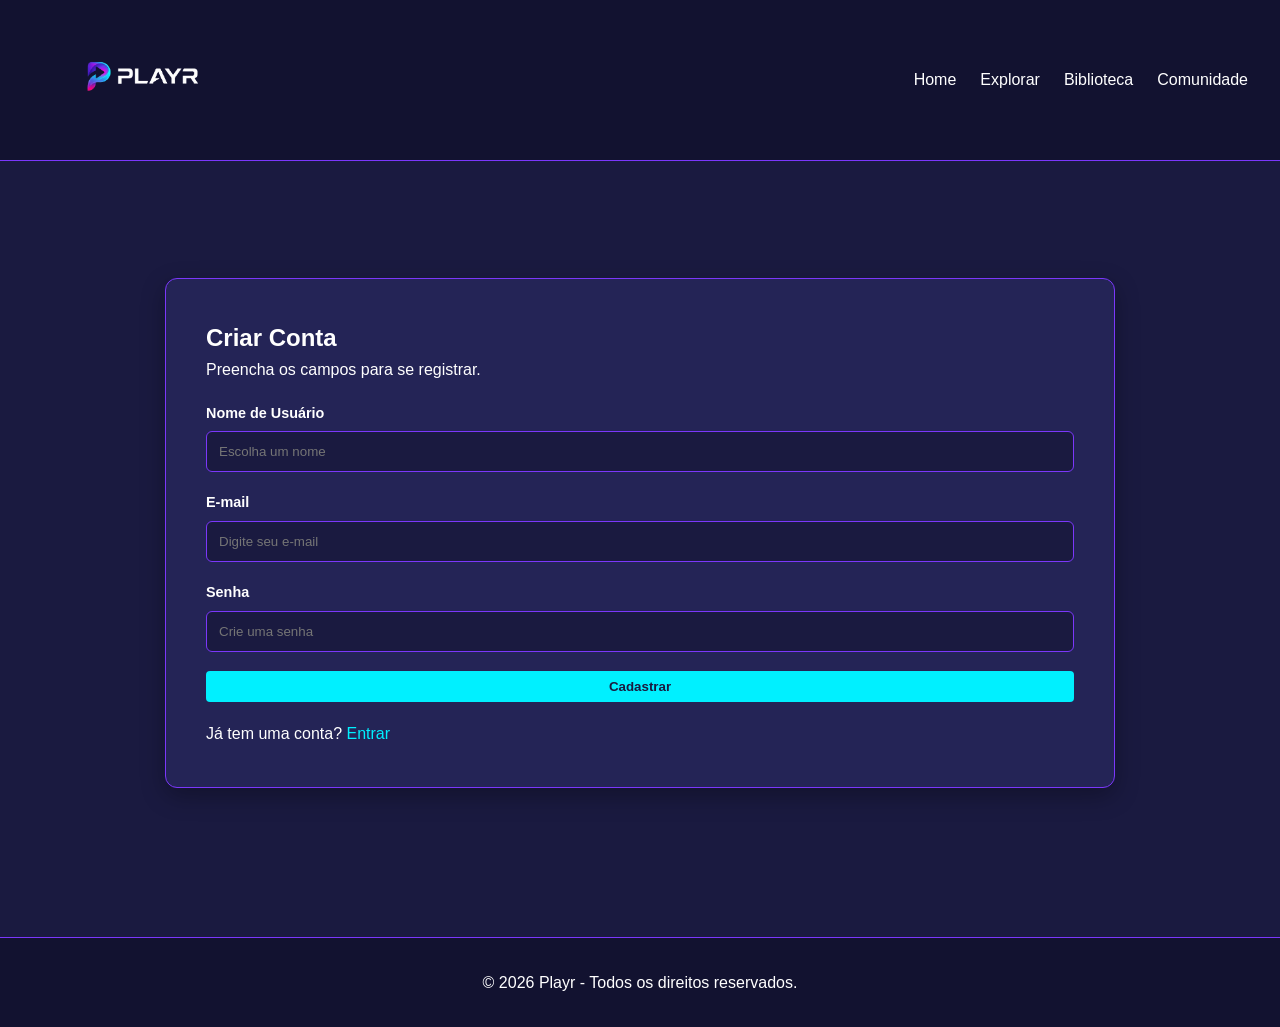
<file: cadastro.html>
<!DOCTYPE html>
<html lang="en">
<head>
    <meta charset="UTF-8">
    <meta name="viewport" content="width=device-width, initial-scale=1.0">
    <title>cadastro</title>
    <link rel="stylesheet" href="cadastro.css">
</head>
<body>
    <header>
        <nav>
            <a href="index.html">
                <img src="logo.png" alt="Playr Logo" class="logo-img">
            </a>
            <ul>
                <li><a href="index.html">Home</a></li>
                <li><a href="#">Explorar</a></li>
                <li><a href="#">Biblioteca</a></li>
                <li><a href="#">Comunidade</a></li>
            </ul>
        </nav>
    </header>

    <main class="auth-container">
        <div class="auth-card">
            <form class="auth-left" action="index.html">
                <div>
                    <h2>Criar Conta</h2>
                    <p>Preencha os campos para se registrar.</p>
                </div>
                
                <div class="input-group">
                    <label for="name">Nome de Usuário</label>
                    <input type="text" id="name" placeholder="Escolha um nome" required>
                </div>

                <div class="input-group">
                    <label for="email">E-mail</label>
                    <input type="email" id="email" placeholder="Digite seu e-mail" required>
                </div>

                <div class="input-group">
                    <label for="password">Senha</label>
                    <input type="password" id="password" placeholder="Crie uma senha" required>
                </div>

                <button type="submit">Cadastrar</button>

                <p>
                    Já tem uma conta? <a href="perfil.html" class="auth-link">Entrar</a>
                </p>
            </form>
        </div>
    </main>

    <footer>
        <p>&copy; 2026 Playr - Todos os direitos reservados.</p>
    </footer>
</body>
</html>
</file>
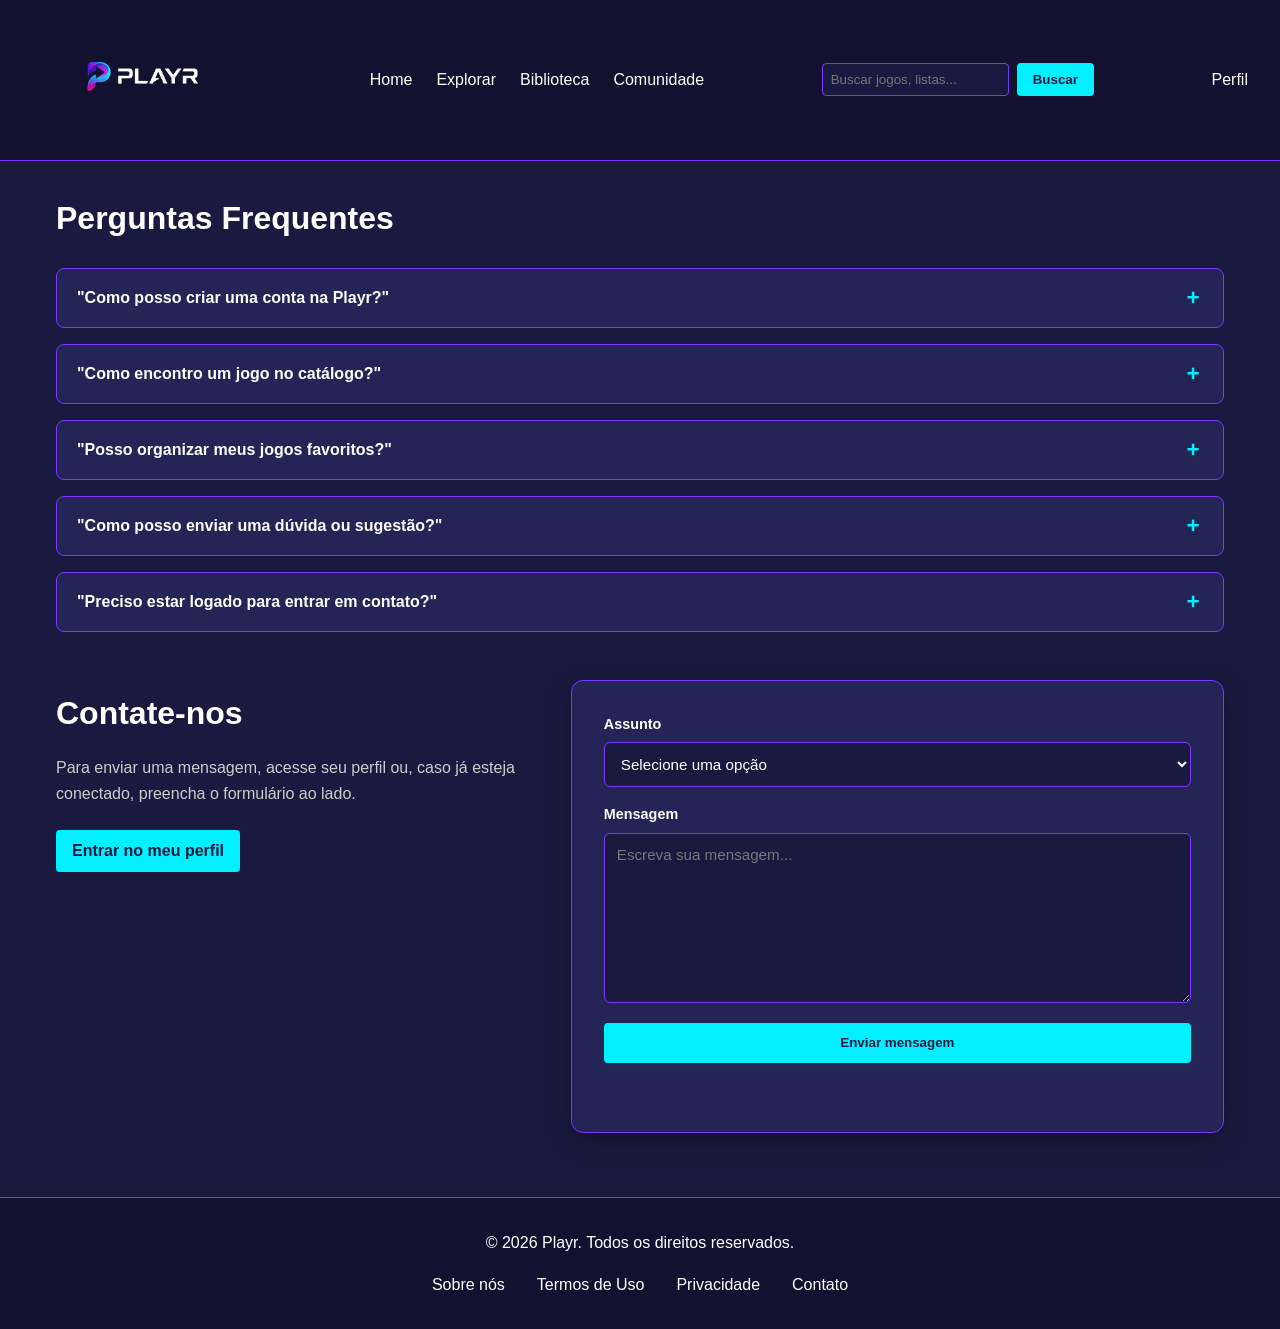
<file: contato.html>
<!DOCTYPE html>
<html lang="pt-BR">
<head>
    <meta charset="UTF-8">
    <meta name="viewport" content="width=device-width, initial-scale=1.0">
    <title>Playr - Contato</title>
    <link rel="stylesheet" href="contato.css">
</head>
<body>

    <!-- CABEÇALHO DA PÁGINA -->
    <header>
        <nav>
            <a href="index.html">
                <img src="logo.png" alt="Playr Logo" class="logo-img">
            </a>

            <ul>
                <li><a href="index.html">Home</a></li>
                <li><a href="explorar.html">Explorar</a></li>
                <li><a href="#">Biblioteca</a></li>
                <li><a href="#">Comunidade</a></li>
            </ul>

            <form>
                <input type="text" placeholder="Buscar jogos, listas...">
                <button type="submit">Buscar</button>
            </form>

            <a href="perfil.html">Perfil</a>
        </nav>
    </header>
    
    <main>

        <!-- PERGUNTAS FREQUENTES -->
        <section class="faq-section">
            <h1>Perguntas Frequentes</h1>

            <div class="faq-list">

                <article class="faq-item">
                    <button class="faq-question" type="button">
                        <strong>"Como posso criar uma conta na Playr?"</strong>
                        <span class="faq-icon">+</span>
                    </button>

                    <div class="faq-answer">
                        <p>
                            Você pode criar sua conta acessando a página de
                            <a href="cadastro.html">cadastro</a> e preenchendo
                            seus dados. Depois disso, poderá acessar seu perfil
                            e utilizar os recursos disponíveis na plataforma.
                        </p>
                    </div>
                </article>


                <article class="faq-item">
                    <button class="faq-question" type="button">
                        <strong>"Como encontro um jogo no catálogo?"</strong>
                        <span class="faq-icon">+</span>
                    </button>

                    <div class="faq-answer">
                        <p>
                            Acesse a página
                            <a href="explorar.html">Explorar</a> para pesquisar
                            e encontrar jogos no catálogo.
                        </p>
                    </div>
                </article>


                <article class="faq-item">
                    <button class="faq-question" type="button">
                        <strong>"Posso organizar meus jogos favoritos?"</strong>
                        <span class="faq-icon">+</span>
                    </button>

                    <div class="faq-answer">
                        <p>
                            Sim. Depois de acessar seu perfil, você poderá
                            utilizar os recursos relacionados à sua biblioteca
                            e aos seus jogos.
                        </p>
                    </div>
                </article>


                <article class="faq-item">
                    <button class="faq-question" type="button">
                        <strong>"Como posso enviar uma dúvida ou sugestão?"</strong>
                        <span class="faq-icon">+</span>
                    </button>

                    <div class="faq-answer">
                        <p>
                            Utilize a área de contato abaixo. Escolha o assunto
                            da mensagem e escreva sua dúvida, sugestão ou outro
                            comentário para a equipe Playr.
                        </p>
                    </div>
                </article>


                <article class="faq-item">
                    <button class="faq-question" type="button">
                        <strong>"Preciso estar logado para entrar em contato?"</strong>
                        <span class="faq-icon">+</span>
                    </button>

                    <div class="faq-answer">
                        <p>
                            Para acessar seu perfil, clique em
                            <a href="perfil.html">Perfil</a>. A página de contato
                            também apresenta o formulário para você enviar sua
                            mensagem.
                        </p>
                    </div>
                </article>

            </div>
        </section>


        <!-- CONTATO -->
        <section class="contact-section">

            <div class="contact-heading">

                <h2>Contate-nos</h2>

                <p>
                    Para enviar uma mensagem, acesse seu perfil ou, caso já
                    esteja conectado, preencha o formulário ao lado.
                </p>

                <a href="perfil.html" class="profile-link">
                    Entrar no meu perfil
                </a>

            </div>


            <div class="contact-card">

                <form id="contact-form">

                    <div class="input-group">

                        <label for="subject">
                            Assunto
                        </label>

                        <select
                            id="subject"
                            name="subject"
                            required
                        >

                            <option value="" disabled selected>
                                Selecione uma opção
                            </option>

                            <option value="assunto">
                                Assunto
                            </option>

                            <option value="duvida">
                                Dúvida
                            </option>

                            <option value="sugestao">
                                Sugestão
                            </option>

                        </select>

                    </div>


                    <div class="input-group">

                        <label for="message">
                            Mensagem
                        </label>

                        <textarea
                            id="message"
                            name="message"
                            rows="8"
                            placeholder="Escreva sua mensagem..."
                            required
                        ></textarea>

                    </div>


                    <button
                        type="submit"
                        class="btn-send"
                    >
                        Enviar mensagem
                    </button>


                    <p
                        id="form-status"
                        class="form-status"
                        role="status"
                    ></p>

                </form>

            </div>

        </section>

    </main>


    <!-- RODAPÉ DA PÁGINA -->
    <footer>

        <p>
            &copy; 2026 Playr. Todos os direitos reservados.
        </p>

        <ul>

            <li>
                <a href="#">
                    Sobre nós
                </a>
            </li>

            <li>
                <a href="#">
                    Termos de Uso
                </a>
            </li>

            <li>
                <a href="#">
                    Privacidade
                </a>
            </li>

            <li>
                <a href="contato.html">
                    Contato
                </a>
            </li>

        </ul>

    </footer>


    <script src="contato.js"></script>

</body>
</html>
</file>
<file: cadastro.css>
:root {
    --bg-dark: #1A1A40;
    --text-light: #FFFFFF;
    --accent-cyan: #00F0FF;
    --accent-pink: #FF006E;
    --accent-purple: #7B37FB;
    --card-bg: #242456;
}

* {
    margin: 0;
    padding: 0;
    box-sizing: border-box;
}

body {
    font-family: 'Inter', sans-serif;
    background-color: var(--bg-dark);
    color: var(--text-light);
    line-height: 1.6;
}

h1, h2, h3 {
    font-family: 'Orbitron', sans-serif;
    color: var(--text-light);
}

header {
    background-color: #121230;
    padding: 1rem 2rem;
    border-bottom: 1px solid var(--accent-purple);
}

nav {
    display: flex;
    justify-content: space-between;
    align-items: center;
}

nav a {
    color: var(--text-light);
    text-decoration: none;
}

nav h1 {
    color: var(--accent-cyan);
    font-size: 1.5rem;
}

nav ul {
    display: flex;
    list-style: none;
    gap: 1.5rem;
}

nav form {
    display: flex;
    gap: 0.5rem;
}

nav input {
    padding: 0.5rem;
    border-radius: 4px;
    border: 1px solid var(--accent-purple);
    background-color: var(--bg-dark);
    color: var(--text-light);
}

nav button, main button, article button {
    background-color: var(--accent-cyan);
    color: var(--bg-dark);
    border: none;
    padding: 0.5rem 1rem;
    border-radius: 4px;
    font-weight: 600;
    cursor: pointer;
    transition: 0.2s;
}

nav button:hover, main button:hover, article button:hover {
    background-color: var(--accent-pink);
    color: var(--text-light);
}

main {
    max-width: 1200px;
    margin: 2rem auto;
    padding: 0 1rem;
}

section {
    margin-bottom: 3rem;
}

section > div {
    display: flex;
    gap: 1.5rem;
    flex-wrap: wrap;
    margin-top: 1rem;
}

article {
    background-color: var(--card-bg);
    border: 1px solid #00F0FF;
    border-radius: 8px;
    padding: 1rem;
    width: 220px;
}

article img {
    width: 100%;
    height: 180px;
    object-fit: cover;
    border-radius: 4px;
}

article h3 {
    font-size: 1.1rem;
    margin: 0.5rem 0;
}

/* ESTILOS DA PÁGINA DE AUTENTICAÇÃO / LOGIN */
.auth-container {
    display: flex;
    justify-content: center;
    align-items: center;
    min-height: calc(100vh - 220px);
    padding: 2rem 1rem;
}

.auth-card {
    background-color: var(--card-bg);
    border: 1px solid var(--accent-purple);
    border-radius: 12px;
    padding: 2.5rem;
    display: flex;
    gap: 3rem;
    max-width: 950px;
    width: 100%;
    box-shadow: 0 8px 24px rgba(0, 0, 0, 0.3);
}

.auth-left, .auth-right {
    flex: 1;
    display: flex;
    flex-direction: column;
    gap: 1.2rem;
}

.auth-divider {
    display: flex;
    align-items: center;
    justify-content: center;
    position: relative;
}

.auth-divider::before {
    content: "";
    position: absolute;
    width: 1px;
    height: 100%;
    background-color: var(--accent-purple);
}

.auth-divider span {
    background-color: var(--card-bg);
    padding: 0.5rem 0;
    z-index: 1;
    color: var(--text-light);
    font-size: 0.9rem;
}

.social-btn {
    background-color: transparent;
    border: 1px solid var(--accent-purple);
    color: var(--text-light);
    padding: 0.75rem 1rem;
    border-radius: 6px;
    display: flex;
    align-items: center;
    justify-content: center;
    gap: 0.75rem;
    cursor: pointer;
    text-decoration: none;
    font-weight: 500;
    transition: background 0.2s, border-color 0.2s;
    position: relative;
}

.social-btn:hover {
    background-color: rgba(123, 55, 251, 0.15);
    border-color: var(--accent-cyan);
}

.social-btn.recommended {
    border-color: var(--accent-cyan);
}

.badge-rec {
    position: absolute;
    top: -10px;
    right: 15px;
    background-color: var(--accent-cyan);
    color: var(--bg-dark);
    font-size: 0.7rem;
    font-weight: bold;
    padding: 2px 6px;
    border-radius: 4px;
}

.input-group {
    display: flex;
    flex-direction: column;
    gap: 0.4rem;
}

.input-group label {
    font-size: 0.9rem;
    font-weight: 600;
}

.input-group input {
    padding: 0.75rem;
    border-radius: 6px;
    border: 1px solid var(--accent-purple);
    background-color: var(--bg-dark);
    color: var(--text-light);
    width: 100%;
}

.auth-footer-text {
    font-size: 0.8rem;
    color: #aaa;
    text-align: center;
    margin-top: 0.5rem;
}

.auth-link {
    color: var(--accent-cyan);
    text-decoration: none;
}

.auth-link:hover {
    text-decoration: underline;
}

footer {
    background-color: #121230;
    text-align: center;
    padding: 2rem;
    border-top: 1px solid var(--accent-purple);
    margin-top: 4rem;
}

footer ul {
    display: flex;
    justify-content: center;
    list-style: none;
    gap: 2rem;
    margin-top: 1rem;
}

footer a {
    color: var(--text-light);
    text-decoration: none;
}

.logo-img {
    height: 120px;
    width: auto;
}
</file>
<file: contato.css>
:root {
    --bg-dark: #1A1A40;
    --text-light: #FFFFFF;
    --accent-cyan: #00F0FF;
    --accent-pink: #FF006E;
    --accent-purple: #7B37FB;
    --card-bg: #242456;
}

* {
    margin: 0;
    padding: 0;
    box-sizing: border-box;
}

body {
    font-family: 'Inter', sans-serif;
    background-color: var(--bg-dark);
    color: var(--text-light);
    line-height: 1.6;
}

h1,
h2,
h3 {
    font-family: 'Orbitron', sans-serif;
    color: var(--text-light);
}


/* CABEÇALHO */

header {
    background-color: #121230;
    padding: 1rem 2rem;
    border-bottom: 1px solid var(--accent-purple);
}

nav {
    display: flex;
    justify-content: space-between;
    align-items: center;
    gap: 1rem;
}

nav a {
    color: var(--text-light);
    text-decoration: none;
}

nav ul {
    display: flex;
    list-style: none;
    gap: 1.5rem;
}

nav ul a:hover,
nav > a:last-child:hover {
    color: var(--accent-cyan);
}

nav form {
    display: flex;
    gap: 0.5rem;
}

nav input {
    padding: 0.5rem;
    border-radius: 4px;
    border: 1px solid var(--accent-purple);
    background-color: var(--bg-dark);
    color: var(--text-light);
}

nav button,
.profile-link,
.btn-send {
    background-color: var(--accent-cyan);
    color: var(--bg-dark);
    border: none;
    padding: 0.5rem 1rem;
    border-radius: 4px;
    font-weight: 600;
    cursor: pointer;
    text-decoration: none;
    transition: 0.2s;
}

nav button:hover,
.profile-link:hover,
.btn-send:hover {
    background-color: var(--accent-pink);
    color: var(--text-light);
}

.logo-img {
    height: 120px;
    width: auto;
}


/* CONTEÚDO */

main {
    max-width: 1200px;
    margin: 2rem auto;
    padding: 0 1rem;
}

section {
    margin-bottom: 3rem;
}


/* PERGUNTAS FREQUENTES */

.faq-section h1 {
    font-size: 2rem;
    margin-bottom: 1.5rem;
}

.faq-list {
    display: flex;
    flex-direction: column;
    gap: 1rem;
}

.faq-item {
    background-color: var(--card-bg);
    border: 1px solid var(--accent-purple);
    border-radius: 8px;
    overflow: hidden;
}

.faq-question {
    width: 100%;
    display: flex;
    align-items: center;
    justify-content: space-between;
    gap: 1rem;

    padding: 1rem 1.25rem;

    border: none;
    background-color: transparent;

    color: var(--text-light);

    text-align: left;

    font-family: 'Inter', sans-serif;
    font-size: 1rem;

    cursor: pointer;
}

.faq-question:hover {
    color: var(--accent-cyan);
}

.faq-icon {
    color: var(--accent-cyan);
    font-size: 1.4rem;
    font-weight: 700;

    min-width: 20px;

    text-align: center;
}

.faq-answer {
    display: none;

    padding: 0 1.25rem 1.25rem;

    color: #cccccc;
}

.faq-answer p {
    margin: 0;
}

.faq-answer a {
    color: var(--accent-cyan);
    text-decoration: none;
}

.faq-answer a:hover {
    color: var(--accent-pink);
    text-decoration: underline;
}

.faq-item.active .faq-answer {
    display: block;
}

.faq-item.active {
    border-color: var(--accent-cyan);
}

.faq-item.active .faq-icon {
    color: var(--accent-pink);
}


/* CONTATO */

.contact-section {
    display: grid;

    grid-template-columns: 0.85fr 1.15fr;

    gap: 2rem;

    align-items: start;
}

.contact-heading {
    padding: 0.5rem 1rem 0.5rem 0;
}

.contact-heading h2 {
    font-size: 2rem;

    margin-bottom: 1rem;
}

.contact-heading p {
    color: #cccccc;

    margin-bottom: 1.5rem;

    max-width: 500px;
}

.profile-link {
    display: inline-block;
}

.contact-card {
    background-color: var(--card-bg);

    border: 1px solid var(--accent-purple);

    border-radius: 12px;

    padding: 2rem;

    box-shadow:
        0 8px 24px rgba(0, 0, 0, 0.3);
}


/* FORMULÁRIO */

.input-group {
    display: flex;

    flex-direction: column;

    gap: 0.4rem;

    margin-bottom: 1rem;
}

.input-group label {
    font-size: 0.9rem;

    font-weight: 600;
}

.input-group select,
.input-group textarea {
    width: 100%;

    padding: 0.75rem;

    border-radius: 6px;

    border: 1px solid var(--accent-purple);

    background-color: var(--bg-dark);

    color: var(--text-light);

    font-family: 'Inter', sans-serif;

    font-size: 0.95rem;

    outline: none;

    transition:
        border-color 0.2s,
        box-shadow 0.2s;
}

.input-group textarea {
    resize: vertical;

    min-height: 170px;
}

.input-group textarea::placeholder {
    color: #777777;
}

.input-group select:focus,
.input-group textarea:focus {
    border-color: var(--accent-cyan);

    box-shadow:
        0 0 0 2px rgba(0, 240, 255, 0.12);
}

.btn-send {
    width: 100%;

    padding: 0.8rem 1rem;

    margin-top: 0.25rem;
}

.form-status {
    min-height: 24px;

    margin-top: 0.8rem;

    text-align: center;

    font-size: 0.9rem;
}

.form-status.success {
    color: var(--accent-cyan);
}


/* RODAPÉ */

footer {
    background-color: #121230;

    text-align: center;

    padding: 2rem 1rem;

    border-top: 1px solid var(--accent-purple);

    margin-top: 4rem;

    width: 100%;
}

footer ul {
    display: flex;

    justify-content: center;

    list-style: none;

    gap: 2rem;

    margin-top: 1rem;

    padding: 0;
}

footer a {
    color: var(--text-light);

    text-decoration: none;
}

footer a:hover {
    color: var(--accent-cyan);
}


/* RESPONSIVIDADE */

@media (max-width: 900px) {

    nav {
        flex-wrap: wrap;

        justify-content: center;
    }

    .logo-img {
        height: 90px;
    }

    .contact-section {
        grid-template-columns: 1fr;
    }
}


@media (max-width: 600px) {

    header {
        padding: 1rem;
    }

    nav ul {
        gap: 0.8rem;

        flex-wrap: wrap;

        justify-content: center;
    }

    nav form {
        width: 100%;
    }

    nav input {
        flex: 1;

        min-width: 0;
    }

    main {
        padding: 0 1rem;
    }

    .faq-section h1,
    .contact-heading h2 {
        font-size: 1.6rem;
    }

    .contact-card {
        padding: 1.5rem;
    }

    footer ul {
        flex-direction: column;

        gap: 0.6rem;
    }
}
</file>
